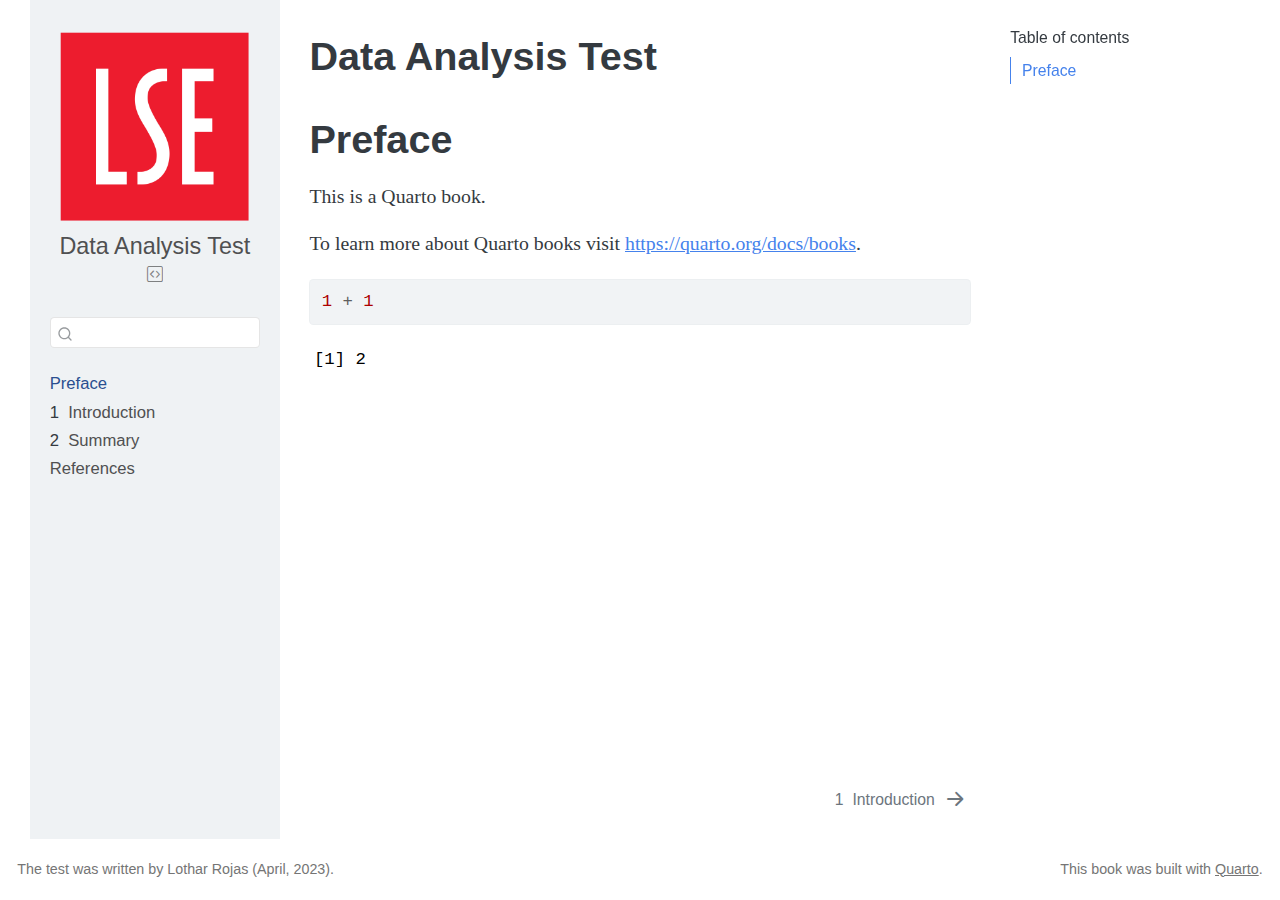
<file: _book/index.html>
<!DOCTYPE html>
<html xmlns="http://www.w3.org/1999/xhtml" lang="en" xml:lang="en"><head>

<meta charset="utf-8">
<meta name="generator" content="quarto-1.2.335">

<meta name="viewport" content="width=device-width, initial-scale=1.0, user-scalable=yes">


<title>Data Analysis Test</title>
<style>
code{white-space: pre-wrap;}
span.smallcaps{font-variant: small-caps;}
div.columns{display: flex; gap: min(4vw, 1.5em);}
div.column{flex: auto; overflow-x: auto;}
div.hanging-indent{margin-left: 1.5em; text-indent: -1.5em;}
ul.task-list{list-style: none;}
ul.task-list li input[type="checkbox"] {
  width: 0.8em;
  margin: 0 0.8em 0.2em -1.6em;
  vertical-align: middle;
}
pre > code.sourceCode { white-space: pre; position: relative; }
pre > code.sourceCode > span { display: inline-block; line-height: 1.25; }
pre > code.sourceCode > span:empty { height: 1.2em; }
.sourceCode { overflow: visible; }
code.sourceCode > span { color: inherit; text-decoration: inherit; }
div.sourceCode { margin: 1em 0; }
pre.sourceCode { margin: 0; }
@media screen {
div.sourceCode { overflow: auto; }
}
@media print {
pre > code.sourceCode { white-space: pre-wrap; }
pre > code.sourceCode > span { text-indent: -5em; padding-left: 5em; }
}
pre.numberSource code
  { counter-reset: source-line 0; }
pre.numberSource code > span
  { position: relative; left: -4em; counter-increment: source-line; }
pre.numberSource code > span > a:first-child::before
  { content: counter(source-line);
    position: relative; left: -1em; text-align: right; vertical-align: baseline;
    border: none; display: inline-block;
    -webkit-touch-callout: none; -webkit-user-select: none;
    -khtml-user-select: none; -moz-user-select: none;
    -ms-user-select: none; user-select: none;
    padding: 0 4px; width: 4em;
    color: #aaaaaa;
  }
pre.numberSource { margin-left: 3em; border-left: 1px solid #aaaaaa;  padding-left: 4px; }
div.sourceCode
  {   }
@media screen {
pre > code.sourceCode > span > a:first-child::before { text-decoration: underline; }
}
code span.al { color: #ff0000; font-weight: bold; } /* Alert */
code span.an { color: #60a0b0; font-weight: bold; font-style: italic; } /* Annotation */
code span.at { color: #7d9029; } /* Attribute */
code span.bn { color: #40a070; } /* BaseN */
code span.bu { color: #008000; } /* BuiltIn */
code span.cf { color: #007020; font-weight: bold; } /* ControlFlow */
code span.ch { color: #4070a0; } /* Char */
code span.cn { color: #880000; } /* Constant */
code span.co { color: #60a0b0; font-style: italic; } /* Comment */
code span.cv { color: #60a0b0; font-weight: bold; font-style: italic; } /* CommentVar */
code span.do { color: #ba2121; font-style: italic; } /* Documentation */
code span.dt { color: #902000; } /* DataType */
code span.dv { color: #40a070; } /* DecVal */
code span.er { color: #ff0000; font-weight: bold; } /* Error */
code span.ex { } /* Extension */
code span.fl { color: #40a070; } /* Float */
code span.fu { color: #06287e; } /* Function */
code span.im { color: #008000; font-weight: bold; } /* Import */
code span.in { color: #60a0b0; font-weight: bold; font-style: italic; } /* Information */
code span.kw { color: #007020; font-weight: bold; } /* Keyword */
code span.op { color: #666666; } /* Operator */
code span.ot { color: #007020; } /* Other */
code span.pp { color: #bc7a00; } /* Preprocessor */
code span.sc { color: #4070a0; } /* SpecialChar */
code span.ss { color: #bb6688; } /* SpecialString */
code span.st { color: #4070a0; } /* String */
code span.va { color: #19177c; } /* Variable */
code span.vs { color: #4070a0; } /* VerbatimString */
code span.wa { color: #60a0b0; font-weight: bold; font-style: italic; } /* Warning */
</style>


<script src="site_libs/quarto-nav/quarto-nav.js"></script>
<script src="site_libs/quarto-nav/headroom.min.js"></script>
<script src="site_libs/clipboard/clipboard.min.js"></script>
<script src="site_libs/quarto-search/autocomplete.umd.js"></script>
<script src="site_libs/quarto-search/fuse.min.js"></script>
<script src="site_libs/quarto-search/quarto-search.js"></script>
<meta name="quarto:offset" content="./">
<link href="./intro.html" rel="next">
<script src="site_libs/quarto-html/quarto.js"></script>
<script src="site_libs/quarto-html/popper.min.js"></script>
<script src="site_libs/quarto-html/tippy.umd.min.js"></script>
<script src="site_libs/quarto-html/anchor.min.js"></script>
<link href="site_libs/quarto-html/tippy.css" rel="stylesheet">
<link href="site_libs/quarto-html/quarto-syntax-highlighting.css" rel="stylesheet" id="quarto-text-highlighting-styles">
<script src="site_libs/bootstrap/bootstrap.min.js"></script>
<link href="site_libs/bootstrap/bootstrap-icons.css" rel="stylesheet">
<link href="site_libs/bootstrap/bootstrap.min.css" rel="stylesheet" id="quarto-bootstrap" data-mode="light">
<script id="quarto-search-options" type="application/json">{
  "location": "sidebar",
  "copy-button": false,
  "collapse-after": 3,
  "panel-placement": "start",
  "type": "textbox",
  "limit": 20,
  "language": {
    "search-no-results-text": "No results",
    "search-matching-documents-text": "matching documents",
    "search-copy-link-title": "Copy link to search",
    "search-hide-matches-text": "Hide additional matches",
    "search-more-match-text": "more match in this document",
    "search-more-matches-text": "more matches in this document",
    "search-clear-button-title": "Clear",
    "search-detached-cancel-button-title": "Cancel",
    "search-submit-button-title": "Submit"
  }
}</script>


</head>

<body class="nav-sidebar floating">

<div id="quarto-search-results"></div>
  <header id="quarto-header" class="headroom fixed-top">
  <nav class="quarto-secondary-nav" data-bs-toggle="collapse" data-bs-target="#quarto-sidebar" aria-controls="quarto-sidebar" aria-expanded="false" aria-label="Toggle sidebar navigation" onclick="if (window.quartoToggleHeadroom) { window.quartoToggleHeadroom(); }">
    <div class="container-fluid d-flex justify-content-between">
      <h1 class="quarto-secondary-nav-title">Data Analysis Test</h1>
      <button type="button" class="quarto-btn-toggle btn" aria-label="Show secondary navigation">
        <i class="bi bi-chevron-right"></i>
      </button>
    </div>
  </nav>
</header>
<!-- content -->
<div id="quarto-content" class="quarto-container page-columns page-rows-contents page-layout-article">
<!-- sidebar -->
  <nav id="quarto-sidebar" class="sidebar collapse sidebar-navigation floating overflow-auto">
    <div class="pt-lg-2 mt-2 text-center sidebar-header sidebar-header-stacked">
      <a href="./index.html" class="sidebar-logo-link">
      <img src="./images/logo.png" alt="" class="sidebar-logo py-0 d-lg-inline d-none">
      </a>
    <div class="sidebar-title mb-0 py-0">
      <a href="./">Data Analysis Test</a> 
        <div class="sidebar-tools-main">
    <a href="https://github.com/crispydoggo/LSE_RA_LRojas" title="Source Code" class="sidebar-tool px-1"><i class="bi bi-code-square"></i></a>
</div>
    </div>
      </div>
      <div class="mt-2 flex-shrink-0 align-items-center">
        <div class="sidebar-search">
        <div id="quarto-search" class="" title="Search"></div>
        </div>
      </div>
    <div class="sidebar-menu-container"> 
    <ul class="list-unstyled mt-1">
        <li class="sidebar-item">
  <div class="sidebar-item-container"> 
  <a href="./index.html" class="sidebar-item-text sidebar-link active">Preface</a>
  </div>
</li>
        <li class="sidebar-item">
  <div class="sidebar-item-container"> 
  <a href="./intro.html" class="sidebar-item-text sidebar-link"><span class="chapter-number">1</span>&nbsp; <span class="chapter-title">Introduction</span></a>
  </div>
</li>
        <li class="sidebar-item">
  <div class="sidebar-item-container"> 
  <a href="./summary.html" class="sidebar-item-text sidebar-link"><span class="chapter-number">2</span>&nbsp; <span class="chapter-title">Summary</span></a>
  </div>
</li>
        <li class="sidebar-item">
  <div class="sidebar-item-container"> 
  <a href="./references.html" class="sidebar-item-text sidebar-link">References</a>
  </div>
</li>
    </ul>
    </div>
</nav>
<!-- margin-sidebar -->
    <div id="quarto-margin-sidebar" class="sidebar margin-sidebar">
        <nav id="TOC" role="doc-toc" class="toc-active">
    <h2 id="toc-title">Table of contents</h2>
   
  <ul>
  <li><a href="#preface" id="toc-preface" class="nav-link active" data-scroll-target="#preface">Preface</a></li>
  </ul>
</nav>
    </div>
<!-- main -->
<main class="content" id="quarto-document-content">

<header id="title-block-header" class="quarto-title-block default">
<div class="quarto-title">
<h1 class="title d-none d-lg-block">Data Analysis Test</h1>
</div>



<div class="quarto-title-meta">

    
  
    
  </div>
  

</header>

<section id="preface" class="level1 unnumbered">
<h1 class="unnumbered">Preface</h1>
<p>This is a Quarto book.</p>
<p>To learn more about Quarto books visit <a href="https://quarto.org/docs/books" class="uri">https://quarto.org/docs/books</a>.</p>
<div class="cell">
<div class="sourceCode cell-code" id="cb1"><pre class="sourceCode r code-with-copy"><code class="sourceCode r"><span id="cb1-1"><a href="#cb1-1" aria-hidden="true" tabindex="-1"></a><span class="dv">1</span> <span class="sc">+</span> <span class="dv">1</span></span></code><button title="Copy to Clipboard" class="code-copy-button"><i class="bi"></i></button></pre></div>
<div class="cell-output cell-output-stdout">
<pre><code>[1] 2</code></pre>
</div>
</div>


</section>

</main> <!-- /main -->
<script id="quarto-html-after-body" type="application/javascript">
window.document.addEventListener("DOMContentLoaded", function (event) {
  const toggleBodyColorMode = (bsSheetEl) => {
    const mode = bsSheetEl.getAttribute("data-mode");
    const bodyEl = window.document.querySelector("body");
    if (mode === "dark") {
      bodyEl.classList.add("quarto-dark");
      bodyEl.classList.remove("quarto-light");
    } else {
      bodyEl.classList.add("quarto-light");
      bodyEl.classList.remove("quarto-dark");
    }
  }
  const toggleBodyColorPrimary = () => {
    const bsSheetEl = window.document.querySelector("link#quarto-bootstrap");
    if (bsSheetEl) {
      toggleBodyColorMode(bsSheetEl);
    }
  }
  toggleBodyColorPrimary();  
  const icon = "";
  const anchorJS = new window.AnchorJS();
  anchorJS.options = {
    placement: 'right',
    icon: icon
  };
  anchorJS.add('.anchored');
  const clipboard = new window.ClipboardJS('.code-copy-button', {
    target: function(trigger) {
      return trigger.previousElementSibling;
    }
  });
  clipboard.on('success', function(e) {
    // button target
    const button = e.trigger;
    // don't keep focus
    button.blur();
    // flash "checked"
    button.classList.add('code-copy-button-checked');
    var currentTitle = button.getAttribute("title");
    button.setAttribute("title", "Copied!");
    let tooltip;
    if (window.bootstrap) {
      button.setAttribute("data-bs-toggle", "tooltip");
      button.setAttribute("data-bs-placement", "left");
      button.setAttribute("data-bs-title", "Copied!");
      tooltip = new bootstrap.Tooltip(button, 
        { trigger: "manual", 
          customClass: "code-copy-button-tooltip",
          offset: [0, -8]});
      tooltip.show();    
    }
    setTimeout(function() {
      if (tooltip) {
        tooltip.hide();
        button.removeAttribute("data-bs-title");
        button.removeAttribute("data-bs-toggle");
        button.removeAttribute("data-bs-placement");
      }
      button.setAttribute("title", currentTitle);
      button.classList.remove('code-copy-button-checked');
    }, 1000);
    // clear code selection
    e.clearSelection();
  });
  function tippyHover(el, contentFn) {
    const config = {
      allowHTML: true,
      content: contentFn,
      maxWidth: 500,
      delay: 100,
      arrow: false,
      appendTo: function(el) {
          return el.parentElement;
      },
      interactive: true,
      interactiveBorder: 10,
      theme: 'quarto',
      placement: 'bottom-start'
    };
    window.tippy(el, config); 
  }
  const noterefs = window.document.querySelectorAll('a[role="doc-noteref"]');
  for (var i=0; i<noterefs.length; i++) {
    const ref = noterefs[i];
    tippyHover(ref, function() {
      // use id or data attribute instead here
      let href = ref.getAttribute('data-footnote-href') || ref.getAttribute('href');
      try { href = new URL(href).hash; } catch {}
      const id = href.replace(/^#\/?/, "");
      const note = window.document.getElementById(id);
      return note.innerHTML;
    });
  }
  const findCites = (el) => {
    const parentEl = el.parentElement;
    if (parentEl) {
      const cites = parentEl.dataset.cites;
      if (cites) {
        return {
          el,
          cites: cites.split(' ')
        };
      } else {
        return findCites(el.parentElement)
      }
    } else {
      return undefined;
    }
  };
  var bibliorefs = window.document.querySelectorAll('a[role="doc-biblioref"]');
  for (var i=0; i<bibliorefs.length; i++) {
    const ref = bibliorefs[i];
    const citeInfo = findCites(ref);
    if (citeInfo) {
      tippyHover(citeInfo.el, function() {
        var popup = window.document.createElement('div');
        citeInfo.cites.forEach(function(cite) {
          var citeDiv = window.document.createElement('div');
          citeDiv.classList.add('hanging-indent');
          citeDiv.classList.add('csl-entry');
          var biblioDiv = window.document.getElementById('ref-' + cite);
          if (biblioDiv) {
            citeDiv.innerHTML = biblioDiv.innerHTML;
          }
          popup.appendChild(citeDiv);
        });
        return popup.innerHTML;
      });
    }
  }
});
</script>
<nav class="page-navigation">
  <div class="nav-page nav-page-previous">
  </div>
  <div class="nav-page nav-page-next">
      <a href="./intro.html" class="pagination-link">
        <span class="nav-page-text"><span class="chapter-number">1</span>&nbsp; <span class="chapter-title">Introduction</span></span> <i class="bi bi-arrow-right-short"></i>
      </a>
  </div>
</nav>
</div> <!-- /content -->
<footer class="footer">
  <div class="nav-footer">
    <div class="nav-footer-left">The test was written by Lothar Rojas (April, 2023).</div>   
    <div class="nav-footer-right">This book was built with <a href="https://quarto.org/">Quarto</a>.</div>
  </div>
</footer>



</body></html>
</file>
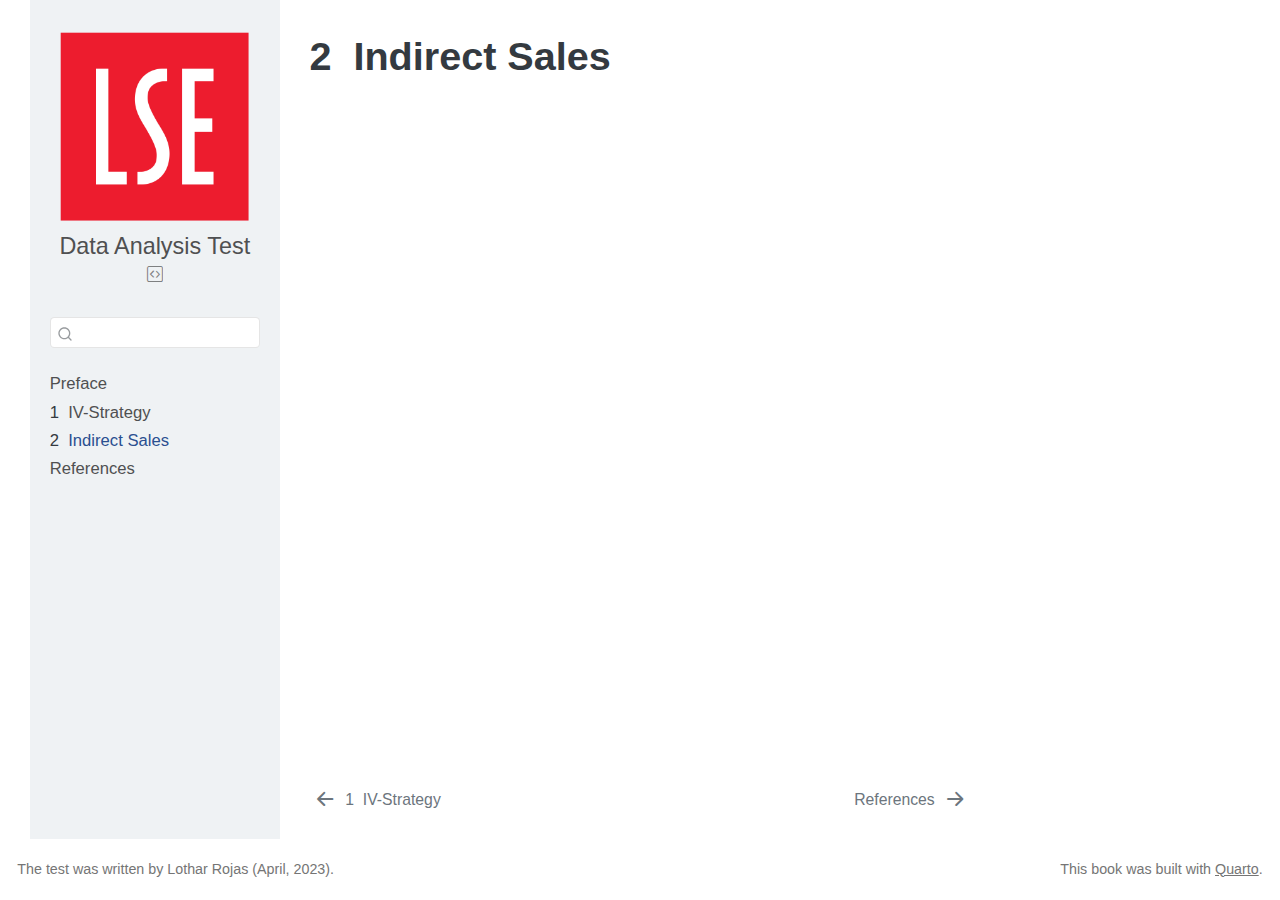
<file: _book/exercise_2.html>
<!DOCTYPE html>
<html xmlns="http://www.w3.org/1999/xhtml" lang="en" xml:lang="en"><head>

<meta charset="utf-8">
<meta name="generator" content="quarto-1.2.335">

<meta name="viewport" content="width=device-width, initial-scale=1.0, user-scalable=yes">


<title>Data Analysis Test - 2&nbsp; Indirect Sales</title>
<style>
code{white-space: pre-wrap;}
span.smallcaps{font-variant: small-caps;}
div.columns{display: flex; gap: min(4vw, 1.5em);}
div.column{flex: auto; overflow-x: auto;}
div.hanging-indent{margin-left: 1.5em; text-indent: -1.5em;}
ul.task-list{list-style: none;}
ul.task-list li input[type="checkbox"] {
  width: 0.8em;
  margin: 0 0.8em 0.2em -1.6em;
  vertical-align: middle;
}
</style>


<script src="site_libs/quarto-nav/quarto-nav.js"></script>
<script src="site_libs/quarto-nav/headroom.min.js"></script>
<script src="site_libs/clipboard/clipboard.min.js"></script>
<script src="site_libs/quarto-search/autocomplete.umd.js"></script>
<script src="site_libs/quarto-search/fuse.min.js"></script>
<script src="site_libs/quarto-search/quarto-search.js"></script>
<meta name="quarto:offset" content="./">
<link href="./references.html" rel="next">
<link href="./exercise_1.html" rel="prev">
<script src="site_libs/quarto-html/quarto.js"></script>
<script src="site_libs/quarto-html/popper.min.js"></script>
<script src="site_libs/quarto-html/tippy.umd.min.js"></script>
<script src="site_libs/quarto-html/anchor.min.js"></script>
<link href="site_libs/quarto-html/tippy.css" rel="stylesheet">
<link href="site_libs/quarto-html/quarto-syntax-highlighting.css" rel="stylesheet" id="quarto-text-highlighting-styles">
<script src="site_libs/bootstrap/bootstrap.min.js"></script>
<link href="site_libs/bootstrap/bootstrap-icons.css" rel="stylesheet">
<link href="site_libs/bootstrap/bootstrap.min.css" rel="stylesheet" id="quarto-bootstrap" data-mode="light">
<script id="quarto-search-options" type="application/json">{
  "location": "sidebar",
  "copy-button": false,
  "collapse-after": 3,
  "panel-placement": "start",
  "type": "textbox",
  "limit": 20,
  "language": {
    "search-no-results-text": "No results",
    "search-matching-documents-text": "matching documents",
    "search-copy-link-title": "Copy link to search",
    "search-hide-matches-text": "Hide additional matches",
    "search-more-match-text": "more match in this document",
    "search-more-matches-text": "more matches in this document",
    "search-clear-button-title": "Clear",
    "search-detached-cancel-button-title": "Cancel",
    "search-submit-button-title": "Submit"
  }
}</script>


</head>

<body class="nav-sidebar floating">

<div id="quarto-search-results"></div>
  <header id="quarto-header" class="headroom fixed-top">
  <nav class="quarto-secondary-nav" data-bs-toggle="collapse" data-bs-target="#quarto-sidebar" aria-controls="quarto-sidebar" aria-expanded="false" aria-label="Toggle sidebar navigation" onclick="if (window.quartoToggleHeadroom) { window.quartoToggleHeadroom(); }">
    <div class="container-fluid d-flex justify-content-between">
      <h1 class="quarto-secondary-nav-title"><span class="chapter-number">2</span>&nbsp; <span class="chapter-title">Indirect Sales</span></h1>
      <button type="button" class="quarto-btn-toggle btn" aria-label="Show secondary navigation">
        <i class="bi bi-chevron-right"></i>
      </button>
    </div>
  </nav>
</header>
<!-- content -->
<div id="quarto-content" class="quarto-container page-columns page-rows-contents page-layout-article">
<!-- sidebar -->
  <nav id="quarto-sidebar" class="sidebar collapse sidebar-navigation floating overflow-auto">
    <div class="pt-lg-2 mt-2 text-center sidebar-header sidebar-header-stacked">
      <a href="./index.html" class="sidebar-logo-link">
      <img src="./images/logo.png" alt="" class="sidebar-logo py-0 d-lg-inline d-none">
      </a>
    <div class="sidebar-title mb-0 py-0">
      <a href="./">Data Analysis Test</a> 
        <div class="sidebar-tools-main">
    <a href="https://github.com/crispydoggo/LSE_RA_LRojas" title="Source Code" class="sidebar-tool px-1"><i class="bi bi-code-square"></i></a>
</div>
    </div>
      </div>
      <div class="mt-2 flex-shrink-0 align-items-center">
        <div class="sidebar-search">
        <div id="quarto-search" class="" title="Search"></div>
        </div>
      </div>
    <div class="sidebar-menu-container"> 
    <ul class="list-unstyled mt-1">
        <li class="sidebar-item">
  <div class="sidebar-item-container"> 
  <a href="./index.html" class="sidebar-item-text sidebar-link">Preface</a>
  </div>
</li>
        <li class="sidebar-item">
  <div class="sidebar-item-container"> 
  <a href="./exercise_1.html" class="sidebar-item-text sidebar-link"><span class="chapter-number">1</span>&nbsp; <span class="chapter-title">IV-Strategy</span></a>
  </div>
</li>
        <li class="sidebar-item">
  <div class="sidebar-item-container"> 
  <a href="./exercise_2.html" class="sidebar-item-text sidebar-link active"><span class="chapter-number">2</span>&nbsp; <span class="chapter-title">Indirect Sales</span></a>
  </div>
</li>
        <li class="sidebar-item">
  <div class="sidebar-item-container"> 
  <a href="./references.html" class="sidebar-item-text sidebar-link">References</a>
  </div>
</li>
    </ul>
    </div>
</nav>
<!-- margin-sidebar -->
    <div id="quarto-margin-sidebar" class="sidebar margin-sidebar">
        
    </div>
<!-- main -->
<main class="content" id="quarto-document-content">

<header id="title-block-header" class="quarto-title-block default">
<div class="quarto-title">
<h1 class="title d-none d-lg-block"><span class="chapter-number">2</span>&nbsp; <span class="chapter-title">Indirect Sales</span></h1>
</div>



<div class="quarto-title-meta">

    
  
    
  </div>
  

</header>




</main> <!-- /main -->
<script id="quarto-html-after-body" type="application/javascript">
window.document.addEventListener("DOMContentLoaded", function (event) {
  const toggleBodyColorMode = (bsSheetEl) => {
    const mode = bsSheetEl.getAttribute("data-mode");
    const bodyEl = window.document.querySelector("body");
    if (mode === "dark") {
      bodyEl.classList.add("quarto-dark");
      bodyEl.classList.remove("quarto-light");
    } else {
      bodyEl.classList.add("quarto-light");
      bodyEl.classList.remove("quarto-dark");
    }
  }
  const toggleBodyColorPrimary = () => {
    const bsSheetEl = window.document.querySelector("link#quarto-bootstrap");
    if (bsSheetEl) {
      toggleBodyColorMode(bsSheetEl);
    }
  }
  toggleBodyColorPrimary();  
  const icon = "";
  const anchorJS = new window.AnchorJS();
  anchorJS.options = {
    placement: 'right',
    icon: icon
  };
  anchorJS.add('.anchored');
  const clipboard = new window.ClipboardJS('.code-copy-button', {
    target: function(trigger) {
      return trigger.previousElementSibling;
    }
  });
  clipboard.on('success', function(e) {
    // button target
    const button = e.trigger;
    // don't keep focus
    button.blur();
    // flash "checked"
    button.classList.add('code-copy-button-checked');
    var currentTitle = button.getAttribute("title");
    button.setAttribute("title", "Copied!");
    let tooltip;
    if (window.bootstrap) {
      button.setAttribute("data-bs-toggle", "tooltip");
      button.setAttribute("data-bs-placement", "left");
      button.setAttribute("data-bs-title", "Copied!");
      tooltip = new bootstrap.Tooltip(button, 
        { trigger: "manual", 
          customClass: "code-copy-button-tooltip",
          offset: [0, -8]});
      tooltip.show();    
    }
    setTimeout(function() {
      if (tooltip) {
        tooltip.hide();
        button.removeAttribute("data-bs-title");
        button.removeAttribute("data-bs-toggle");
        button.removeAttribute("data-bs-placement");
      }
      button.setAttribute("title", currentTitle);
      button.classList.remove('code-copy-button-checked');
    }, 1000);
    // clear code selection
    e.clearSelection();
  });
  function tippyHover(el, contentFn) {
    const config = {
      allowHTML: true,
      content: contentFn,
      maxWidth: 500,
      delay: 100,
      arrow: false,
      appendTo: function(el) {
          return el.parentElement;
      },
      interactive: true,
      interactiveBorder: 10,
      theme: 'quarto',
      placement: 'bottom-start'
    };
    window.tippy(el, config); 
  }
  const noterefs = window.document.querySelectorAll('a[role="doc-noteref"]');
  for (var i=0; i<noterefs.length; i++) {
    const ref = noterefs[i];
    tippyHover(ref, function() {
      // use id or data attribute instead here
      let href = ref.getAttribute('data-footnote-href') || ref.getAttribute('href');
      try { href = new URL(href).hash; } catch {}
      const id = href.replace(/^#\/?/, "");
      const note = window.document.getElementById(id);
      return note.innerHTML;
    });
  }
  const findCites = (el) => {
    const parentEl = el.parentElement;
    if (parentEl) {
      const cites = parentEl.dataset.cites;
      if (cites) {
        return {
          el,
          cites: cites.split(' ')
        };
      } else {
        return findCites(el.parentElement)
      }
    } else {
      return undefined;
    }
  };
  var bibliorefs = window.document.querySelectorAll('a[role="doc-biblioref"]');
  for (var i=0; i<bibliorefs.length; i++) {
    const ref = bibliorefs[i];
    const citeInfo = findCites(ref);
    if (citeInfo) {
      tippyHover(citeInfo.el, function() {
        var popup = window.document.createElement('div');
        citeInfo.cites.forEach(function(cite) {
          var citeDiv = window.document.createElement('div');
          citeDiv.classList.add('hanging-indent');
          citeDiv.classList.add('csl-entry');
          var biblioDiv = window.document.getElementById('ref-' + cite);
          if (biblioDiv) {
            citeDiv.innerHTML = biblioDiv.innerHTML;
          }
          popup.appendChild(citeDiv);
        });
        return popup.innerHTML;
      });
    }
  }
});
</script>
<nav class="page-navigation">
  <div class="nav-page nav-page-previous">
      <a href="./exercise_1.html" class="pagination-link">
        <i class="bi bi-arrow-left-short"></i> <span class="nav-page-text"><span class="chapter-number">1</span>&nbsp; <span class="chapter-title">IV-Strategy</span></span>
      </a>          
  </div>
  <div class="nav-page nav-page-next">
      <a href="./references.html" class="pagination-link">
        <span class="nav-page-text">References</span> <i class="bi bi-arrow-right-short"></i>
      </a>
  </div>
</nav>
</div> <!-- /content -->
<footer class="footer">
  <div class="nav-footer">
    <div class="nav-footer-left">The test was written by Lothar Rojas (April, 2023).</div>   
    <div class="nav-footer-right">This book was built with <a href="https://quarto.org/">Quarto</a>.</div>
  </div>
</footer>



</body></html>
</file>
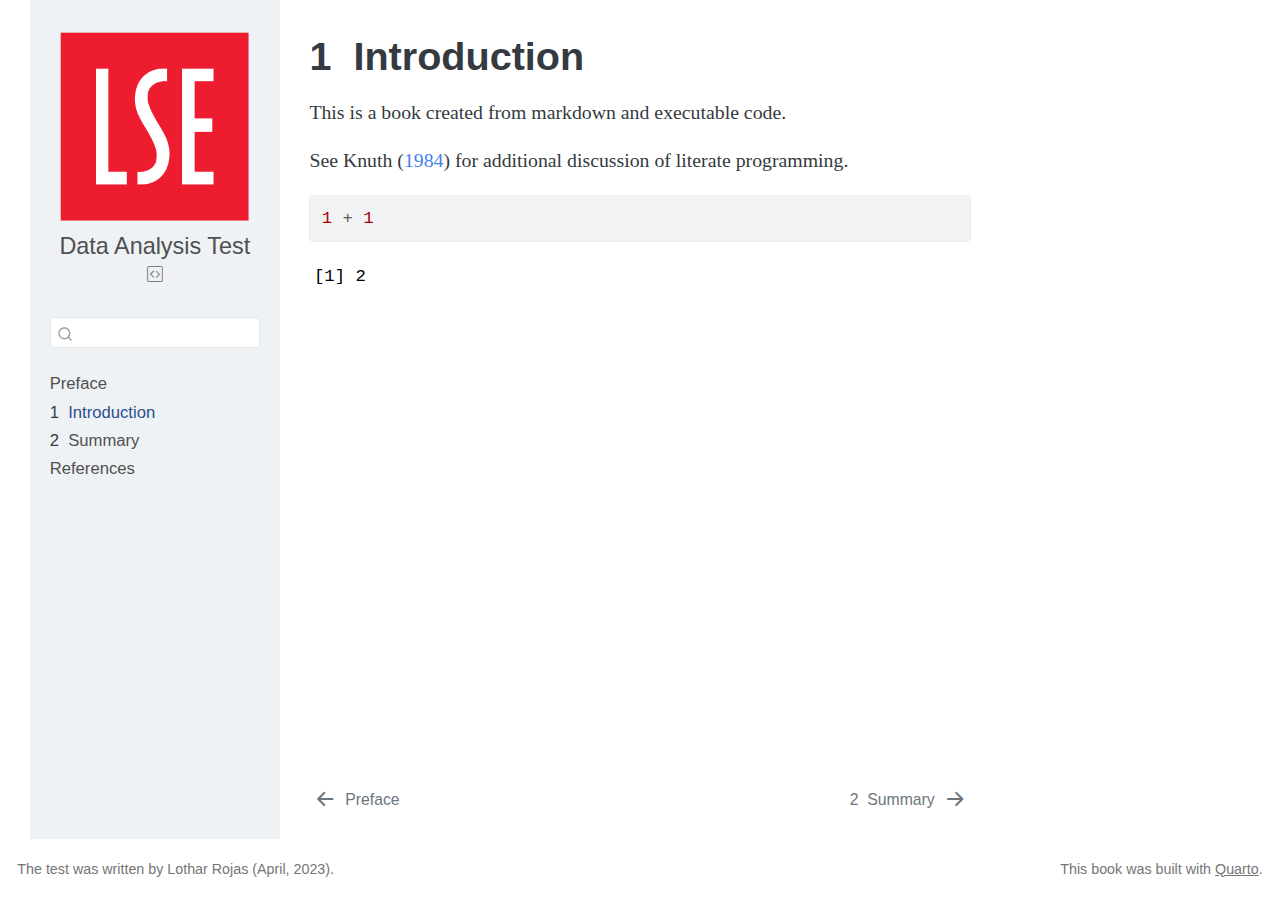
<file: _book/intro.html>
<!DOCTYPE html>
<html xmlns="http://www.w3.org/1999/xhtml" lang="en" xml:lang="en"><head>

<meta charset="utf-8">
<meta name="generator" content="quarto-1.2.335">

<meta name="viewport" content="width=device-width, initial-scale=1.0, user-scalable=yes">


<title>Data Analysis Test - 1&nbsp; Introduction</title>
<style>
code{white-space: pre-wrap;}
span.smallcaps{font-variant: small-caps;}
div.columns{display: flex; gap: min(4vw, 1.5em);}
div.column{flex: auto; overflow-x: auto;}
div.hanging-indent{margin-left: 1.5em; text-indent: -1.5em;}
ul.task-list{list-style: none;}
ul.task-list li input[type="checkbox"] {
  width: 0.8em;
  margin: 0 0.8em 0.2em -1.6em;
  vertical-align: middle;
}
pre > code.sourceCode { white-space: pre; position: relative; }
pre > code.sourceCode > span { display: inline-block; line-height: 1.25; }
pre > code.sourceCode > span:empty { height: 1.2em; }
.sourceCode { overflow: visible; }
code.sourceCode > span { color: inherit; text-decoration: inherit; }
div.sourceCode { margin: 1em 0; }
pre.sourceCode { margin: 0; }
@media screen {
div.sourceCode { overflow: auto; }
}
@media print {
pre > code.sourceCode { white-space: pre-wrap; }
pre > code.sourceCode > span { text-indent: -5em; padding-left: 5em; }
}
pre.numberSource code
  { counter-reset: source-line 0; }
pre.numberSource code > span
  { position: relative; left: -4em; counter-increment: source-line; }
pre.numberSource code > span > a:first-child::before
  { content: counter(source-line);
    position: relative; left: -1em; text-align: right; vertical-align: baseline;
    border: none; display: inline-block;
    -webkit-touch-callout: none; -webkit-user-select: none;
    -khtml-user-select: none; -moz-user-select: none;
    -ms-user-select: none; user-select: none;
    padding: 0 4px; width: 4em;
    color: #aaaaaa;
  }
pre.numberSource { margin-left: 3em; border-left: 1px solid #aaaaaa;  padding-left: 4px; }
div.sourceCode
  {   }
@media screen {
pre > code.sourceCode > span > a:first-child::before { text-decoration: underline; }
}
code span.al { color: #ff0000; font-weight: bold; } /* Alert */
code span.an { color: #60a0b0; font-weight: bold; font-style: italic; } /* Annotation */
code span.at { color: #7d9029; } /* Attribute */
code span.bn { color: #40a070; } /* BaseN */
code span.bu { color: #008000; } /* BuiltIn */
code span.cf { color: #007020; font-weight: bold; } /* ControlFlow */
code span.ch { color: #4070a0; } /* Char */
code span.cn { color: #880000; } /* Constant */
code span.co { color: #60a0b0; font-style: italic; } /* Comment */
code span.cv { color: #60a0b0; font-weight: bold; font-style: italic; } /* CommentVar */
code span.do { color: #ba2121; font-style: italic; } /* Documentation */
code span.dt { color: #902000; } /* DataType */
code span.dv { color: #40a070; } /* DecVal */
code span.er { color: #ff0000; font-weight: bold; } /* Error */
code span.ex { } /* Extension */
code span.fl { color: #40a070; } /* Float */
code span.fu { color: #06287e; } /* Function */
code span.im { color: #008000; font-weight: bold; } /* Import */
code span.in { color: #60a0b0; font-weight: bold; font-style: italic; } /* Information */
code span.kw { color: #007020; font-weight: bold; } /* Keyword */
code span.op { color: #666666; } /* Operator */
code span.ot { color: #007020; } /* Other */
code span.pp { color: #bc7a00; } /* Preprocessor */
code span.sc { color: #4070a0; } /* SpecialChar */
code span.ss { color: #bb6688; } /* SpecialString */
code span.st { color: #4070a0; } /* String */
code span.va { color: #19177c; } /* Variable */
code span.vs { color: #4070a0; } /* VerbatimString */
code span.wa { color: #60a0b0; font-weight: bold; font-style: italic; } /* Warning */
div.csl-bib-body { }
div.csl-entry {
  clear: both;
}
.hanging div.csl-entry {
  margin-left:2em;
  text-indent:-2em;
}
div.csl-left-margin {
  min-width:2em;
  float:left;
}
div.csl-right-inline {
  margin-left:2em;
  padding-left:1em;
}
div.csl-indent {
  margin-left: 2em;
}
</style>


<script src="site_libs/quarto-nav/quarto-nav.js"></script>
<script src="site_libs/quarto-nav/headroom.min.js"></script>
<script src="site_libs/clipboard/clipboard.min.js"></script>
<script src="site_libs/quarto-search/autocomplete.umd.js"></script>
<script src="site_libs/quarto-search/fuse.min.js"></script>
<script src="site_libs/quarto-search/quarto-search.js"></script>
<meta name="quarto:offset" content="./">
<link href="./summary.html" rel="next">
<link href="./index.html" rel="prev">
<script src="site_libs/quarto-html/quarto.js"></script>
<script src="site_libs/quarto-html/popper.min.js"></script>
<script src="site_libs/quarto-html/tippy.umd.min.js"></script>
<script src="site_libs/quarto-html/anchor.min.js"></script>
<link href="site_libs/quarto-html/tippy.css" rel="stylesheet">
<link href="site_libs/quarto-html/quarto-syntax-highlighting.css" rel="stylesheet" id="quarto-text-highlighting-styles">
<script src="site_libs/bootstrap/bootstrap.min.js"></script>
<link href="site_libs/bootstrap/bootstrap-icons.css" rel="stylesheet">
<link href="site_libs/bootstrap/bootstrap.min.css" rel="stylesheet" id="quarto-bootstrap" data-mode="light">
<script id="quarto-search-options" type="application/json">{
  "location": "sidebar",
  "copy-button": false,
  "collapse-after": 3,
  "panel-placement": "start",
  "type": "textbox",
  "limit": 20,
  "language": {
    "search-no-results-text": "No results",
    "search-matching-documents-text": "matching documents",
    "search-copy-link-title": "Copy link to search",
    "search-hide-matches-text": "Hide additional matches",
    "search-more-match-text": "more match in this document",
    "search-more-matches-text": "more matches in this document",
    "search-clear-button-title": "Clear",
    "search-detached-cancel-button-title": "Cancel",
    "search-submit-button-title": "Submit"
  }
}</script>


</head>

<body class="nav-sidebar floating">

<div id="quarto-search-results"></div>
  <header id="quarto-header" class="headroom fixed-top">
  <nav class="quarto-secondary-nav" data-bs-toggle="collapse" data-bs-target="#quarto-sidebar" aria-controls="quarto-sidebar" aria-expanded="false" aria-label="Toggle sidebar navigation" onclick="if (window.quartoToggleHeadroom) { window.quartoToggleHeadroom(); }">
    <div class="container-fluid d-flex justify-content-between">
      <h1 class="quarto-secondary-nav-title"><span class="chapter-number">1</span>&nbsp; <span class="chapter-title">Introduction</span></h1>
      <button type="button" class="quarto-btn-toggle btn" aria-label="Show secondary navigation">
        <i class="bi bi-chevron-right"></i>
      </button>
    </div>
  </nav>
</header>
<!-- content -->
<div id="quarto-content" class="quarto-container page-columns page-rows-contents page-layout-article">
<!-- sidebar -->
  <nav id="quarto-sidebar" class="sidebar collapse sidebar-navigation floating overflow-auto">
    <div class="pt-lg-2 mt-2 text-center sidebar-header sidebar-header-stacked">
      <a href="./index.html" class="sidebar-logo-link">
      <img src="./images/logo.png" alt="" class="sidebar-logo py-0 d-lg-inline d-none">
      </a>
    <div class="sidebar-title mb-0 py-0">
      <a href="./">Data Analysis Test</a> 
        <div class="sidebar-tools-main">
    <a href="https://github.com/crispydoggo/LSE_RA_LRojas" title="Source Code" class="sidebar-tool px-1"><i class="bi bi-code-square"></i></a>
</div>
    </div>
      </div>
      <div class="mt-2 flex-shrink-0 align-items-center">
        <div class="sidebar-search">
        <div id="quarto-search" class="" title="Search"></div>
        </div>
      </div>
    <div class="sidebar-menu-container"> 
    <ul class="list-unstyled mt-1">
        <li class="sidebar-item">
  <div class="sidebar-item-container"> 
  <a href="./index.html" class="sidebar-item-text sidebar-link">Preface</a>
  </div>
</li>
        <li class="sidebar-item">
  <div class="sidebar-item-container"> 
  <a href="./intro.html" class="sidebar-item-text sidebar-link active"><span class="chapter-number">1</span>&nbsp; <span class="chapter-title">Introduction</span></a>
  </div>
</li>
        <li class="sidebar-item">
  <div class="sidebar-item-container"> 
  <a href="./summary.html" class="sidebar-item-text sidebar-link"><span class="chapter-number">2</span>&nbsp; <span class="chapter-title">Summary</span></a>
  </div>
</li>
        <li class="sidebar-item">
  <div class="sidebar-item-container"> 
  <a href="./references.html" class="sidebar-item-text sidebar-link">References</a>
  </div>
</li>
    </ul>
    </div>
</nav>
<!-- margin-sidebar -->
    <div id="quarto-margin-sidebar" class="sidebar margin-sidebar">
        
    </div>
<!-- main -->
<main class="content" id="quarto-document-content">

<header id="title-block-header" class="quarto-title-block default">
<div class="quarto-title">
<h1 class="title d-none d-lg-block"><span class="chapter-number">1</span>&nbsp; <span class="chapter-title">Introduction</span></h1>
</div>



<div class="quarto-title-meta">

    
  
    
  </div>
  

</header>

<p>This is a book created from markdown and executable code.</p>
<p>See <span class="citation" data-cites="knuth84">Knuth (<a href="references.html#ref-knuth84" role="doc-biblioref">1984</a>)</span> for additional discussion of literate programming.</p>
<div class="cell">
<div class="sourceCode cell-code" id="cb1"><pre class="sourceCode r code-with-copy"><code class="sourceCode r"><span id="cb1-1"><a href="#cb1-1" aria-hidden="true" tabindex="-1"></a><span class="dv">1</span> <span class="sc">+</span> <span class="dv">1</span></span></code><button title="Copy to Clipboard" class="code-copy-button"><i class="bi"></i></button></pre></div>
<div class="cell-output cell-output-stdout">
<pre><code>[1] 2</code></pre>
</div>
</div>


<div id="refs" class="references csl-bib-body hanging-indent" role="doc-bibliography" style="display: none">
<div id="ref-knuth84" class="csl-entry" role="doc-biblioentry">
Knuth, Donald E. 1984. <span>“Literate Programming.”</span> <em>Comput. J.</em> 27 (2): 97–111. <a href="https://doi.org/10.1093/comjnl/27.2.97">https://doi.org/10.1093/comjnl/27.2.97</a>.
</div>
</div>

</main> <!-- /main -->
<script id="quarto-html-after-body" type="application/javascript">
window.document.addEventListener("DOMContentLoaded", function (event) {
  const toggleBodyColorMode = (bsSheetEl) => {
    const mode = bsSheetEl.getAttribute("data-mode");
    const bodyEl = window.document.querySelector("body");
    if (mode === "dark") {
      bodyEl.classList.add("quarto-dark");
      bodyEl.classList.remove("quarto-light");
    } else {
      bodyEl.classList.add("quarto-light");
      bodyEl.classList.remove("quarto-dark");
    }
  }
  const toggleBodyColorPrimary = () => {
    const bsSheetEl = window.document.querySelector("link#quarto-bootstrap");
    if (bsSheetEl) {
      toggleBodyColorMode(bsSheetEl);
    }
  }
  toggleBodyColorPrimary();  
  const icon = "";
  const anchorJS = new window.AnchorJS();
  anchorJS.options = {
    placement: 'right',
    icon: icon
  };
  anchorJS.add('.anchored');
  const clipboard = new window.ClipboardJS('.code-copy-button', {
    target: function(trigger) {
      return trigger.previousElementSibling;
    }
  });
  clipboard.on('success', function(e) {
    // button target
    const button = e.trigger;
    // don't keep focus
    button.blur();
    // flash "checked"
    button.classList.add('code-copy-button-checked');
    var currentTitle = button.getAttribute("title");
    button.setAttribute("title", "Copied!");
    let tooltip;
    if (window.bootstrap) {
      button.setAttribute("data-bs-toggle", "tooltip");
      button.setAttribute("data-bs-placement", "left");
      button.setAttribute("data-bs-title", "Copied!");
      tooltip = new bootstrap.Tooltip(button, 
        { trigger: "manual", 
          customClass: "code-copy-button-tooltip",
          offset: [0, -8]});
      tooltip.show();    
    }
    setTimeout(function() {
      if (tooltip) {
        tooltip.hide();
        button.removeAttribute("data-bs-title");
        button.removeAttribute("data-bs-toggle");
        button.removeAttribute("data-bs-placement");
      }
      button.setAttribute("title", currentTitle);
      button.classList.remove('code-copy-button-checked');
    }, 1000);
    // clear code selection
    e.clearSelection();
  });
  function tippyHover(el, contentFn) {
    const config = {
      allowHTML: true,
      content: contentFn,
      maxWidth: 500,
      delay: 100,
      arrow: false,
      appendTo: function(el) {
          return el.parentElement;
      },
      interactive: true,
      interactiveBorder: 10,
      theme: 'quarto',
      placement: 'bottom-start'
    };
    window.tippy(el, config); 
  }
  const noterefs = window.document.querySelectorAll('a[role="doc-noteref"]');
  for (var i=0; i<noterefs.length; i++) {
    const ref = noterefs[i];
    tippyHover(ref, function() {
      // use id or data attribute instead here
      let href = ref.getAttribute('data-footnote-href') || ref.getAttribute('href');
      try { href = new URL(href).hash; } catch {}
      const id = href.replace(/^#\/?/, "");
      const note = window.document.getElementById(id);
      return note.innerHTML;
    });
  }
  const findCites = (el) => {
    const parentEl = el.parentElement;
    if (parentEl) {
      const cites = parentEl.dataset.cites;
      if (cites) {
        return {
          el,
          cites: cites.split(' ')
        };
      } else {
        return findCites(el.parentElement)
      }
    } else {
      return undefined;
    }
  };
  var bibliorefs = window.document.querySelectorAll('a[role="doc-biblioref"]');
  for (var i=0; i<bibliorefs.length; i++) {
    const ref = bibliorefs[i];
    const citeInfo = findCites(ref);
    if (citeInfo) {
      tippyHover(citeInfo.el, function() {
        var popup = window.document.createElement('div');
        citeInfo.cites.forEach(function(cite) {
          var citeDiv = window.document.createElement('div');
          citeDiv.classList.add('hanging-indent');
          citeDiv.classList.add('csl-entry');
          var biblioDiv = window.document.getElementById('ref-' + cite);
          if (biblioDiv) {
            citeDiv.innerHTML = biblioDiv.innerHTML;
          }
          popup.appendChild(citeDiv);
        });
        return popup.innerHTML;
      });
    }
  }
});
</script>
<nav class="page-navigation">
  <div class="nav-page nav-page-previous">
      <a href="./index.html" class="pagination-link">
        <i class="bi bi-arrow-left-short"></i> <span class="nav-page-text">Preface</span>
      </a>          
  </div>
  <div class="nav-page nav-page-next">
      <a href="./summary.html" class="pagination-link">
        <span class="nav-page-text"><span class="chapter-number">2</span>&nbsp; <span class="chapter-title">Summary</span></span> <i class="bi bi-arrow-right-short"></i>
      </a>
  </div>
</nav>
</div> <!-- /content -->
<footer class="footer">
  <div class="nav-footer">
    <div class="nav-footer-left">The test was written by Lothar Rojas (April, 2023).</div>   
    <div class="nav-footer-right">This book was built with <a href="https://quarto.org/">Quarto</a>.</div>
  </div>
</footer>



</body></html>
</file>
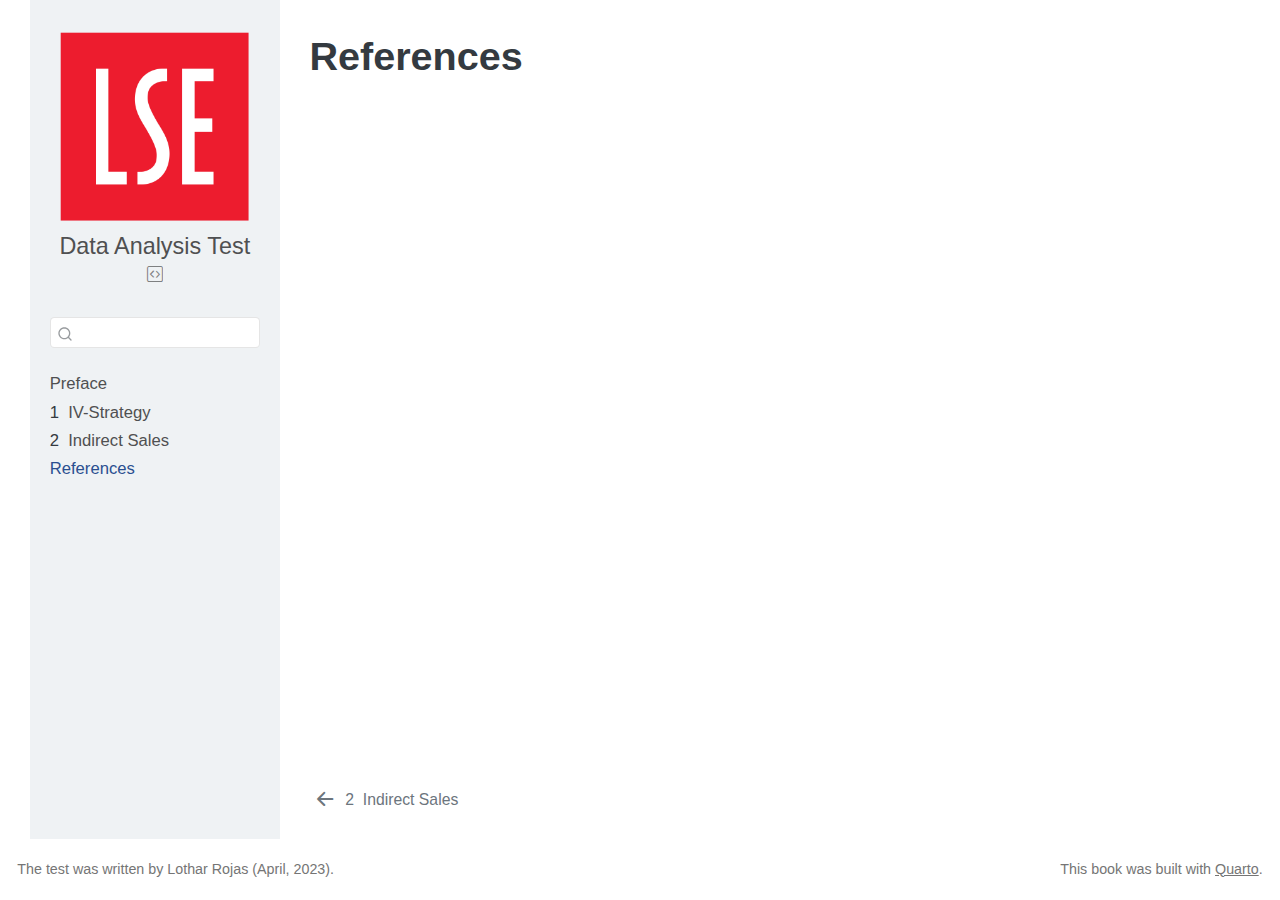
<file: _book/references.html>
<!DOCTYPE html>
<html xmlns="http://www.w3.org/1999/xhtml" lang="en" xml:lang="en"><head>

<meta charset="utf-8">
<meta name="generator" content="quarto-1.2.335">

<meta name="viewport" content="width=device-width, initial-scale=1.0, user-scalable=yes">


<title>Data Analysis Test - References</title>
<style>
code{white-space: pre-wrap;}
span.smallcaps{font-variant: small-caps;}
div.columns{display: flex; gap: min(4vw, 1.5em);}
div.column{flex: auto; overflow-x: auto;}
div.hanging-indent{margin-left: 1.5em; text-indent: -1.5em;}
ul.task-list{list-style: none;}
ul.task-list li input[type="checkbox"] {
  width: 0.8em;
  margin: 0 0.8em 0.2em -1.6em;
  vertical-align: middle;
}
div.csl-bib-body { }
div.csl-entry {
  clear: both;
}
.hanging div.csl-entry {
  margin-left:2em;
  text-indent:-2em;
}
div.csl-left-margin {
  min-width:2em;
  float:left;
}
div.csl-right-inline {
  margin-left:2em;
  padding-left:1em;
}
div.csl-indent {
  margin-left: 2em;
}
</style>


<script src="site_libs/quarto-nav/quarto-nav.js"></script>
<script src="site_libs/quarto-nav/headroom.min.js"></script>
<script src="site_libs/clipboard/clipboard.min.js"></script>
<script src="site_libs/quarto-search/autocomplete.umd.js"></script>
<script src="site_libs/quarto-search/fuse.min.js"></script>
<script src="site_libs/quarto-search/quarto-search.js"></script>
<meta name="quarto:offset" content="./">
<link href="./exercise_2.html" rel="prev">
<script src="site_libs/quarto-html/quarto.js"></script>
<script src="site_libs/quarto-html/popper.min.js"></script>
<script src="site_libs/quarto-html/tippy.umd.min.js"></script>
<script src="site_libs/quarto-html/anchor.min.js"></script>
<link href="site_libs/quarto-html/tippy.css" rel="stylesheet">
<link href="site_libs/quarto-html/quarto-syntax-highlighting.css" rel="stylesheet" id="quarto-text-highlighting-styles">
<script src="site_libs/bootstrap/bootstrap.min.js"></script>
<link href="site_libs/bootstrap/bootstrap-icons.css" rel="stylesheet">
<link href="site_libs/bootstrap/bootstrap.min.css" rel="stylesheet" id="quarto-bootstrap" data-mode="light">
<script id="quarto-search-options" type="application/json">{
  "location": "sidebar",
  "copy-button": false,
  "collapse-after": 3,
  "panel-placement": "start",
  "type": "textbox",
  "limit": 20,
  "language": {
    "search-no-results-text": "No results",
    "search-matching-documents-text": "matching documents",
    "search-copy-link-title": "Copy link to search",
    "search-hide-matches-text": "Hide additional matches",
    "search-more-match-text": "more match in this document",
    "search-more-matches-text": "more matches in this document",
    "search-clear-button-title": "Clear",
    "search-detached-cancel-button-title": "Cancel",
    "search-submit-button-title": "Submit"
  }
}</script>


</head>

<body class="nav-sidebar floating">

<div id="quarto-search-results"></div>
  <header id="quarto-header" class="headroom fixed-top">
  <nav class="quarto-secondary-nav" data-bs-toggle="collapse" data-bs-target="#quarto-sidebar" aria-controls="quarto-sidebar" aria-expanded="false" aria-label="Toggle sidebar navigation" onclick="if (window.quartoToggleHeadroom) { window.quartoToggleHeadroom(); }">
    <div class="container-fluid d-flex justify-content-between">
      <h1 class="quarto-secondary-nav-title">References</h1>
      <button type="button" class="quarto-btn-toggle btn" aria-label="Show secondary navigation">
        <i class="bi bi-chevron-right"></i>
      </button>
    </div>
  </nav>
</header>
<!-- content -->
<div id="quarto-content" class="quarto-container page-columns page-rows-contents page-layout-article">
<!-- sidebar -->
  <nav id="quarto-sidebar" class="sidebar collapse sidebar-navigation floating overflow-auto">
    <div class="pt-lg-2 mt-2 text-center sidebar-header sidebar-header-stacked">
      <a href="./index.html" class="sidebar-logo-link">
      <img src="./images/logo.png" alt="" class="sidebar-logo py-0 d-lg-inline d-none">
      </a>
    <div class="sidebar-title mb-0 py-0">
      <a href="./">Data Analysis Test</a> 
        <div class="sidebar-tools-main">
    <a href="https://github.com/crispydoggo/LSE_RA_LRojas" title="Source Code" class="sidebar-tool px-1"><i class="bi bi-code-square"></i></a>
</div>
    </div>
      </div>
      <div class="mt-2 flex-shrink-0 align-items-center">
        <div class="sidebar-search">
        <div id="quarto-search" class="" title="Search"></div>
        </div>
      </div>
    <div class="sidebar-menu-container"> 
    <ul class="list-unstyled mt-1">
        <li class="sidebar-item">
  <div class="sidebar-item-container"> 
  <a href="./index.html" class="sidebar-item-text sidebar-link">Preface</a>
  </div>
</li>
        <li class="sidebar-item">
  <div class="sidebar-item-container"> 
  <a href="./exercise_1.html" class="sidebar-item-text sidebar-link"><span class="chapter-number">1</span>&nbsp; <span class="chapter-title">IV-Strategy</span></a>
  </div>
</li>
        <li class="sidebar-item">
  <div class="sidebar-item-container"> 
  <a href="./exercise_2.html" class="sidebar-item-text sidebar-link"><span class="chapter-number">2</span>&nbsp; <span class="chapter-title">Indirect Sales</span></a>
  </div>
</li>
        <li class="sidebar-item">
  <div class="sidebar-item-container"> 
  <a href="./references.html" class="sidebar-item-text sidebar-link active">References</a>
  </div>
</li>
    </ul>
    </div>
</nav>
<!-- margin-sidebar -->
    <div id="quarto-margin-sidebar" class="sidebar margin-sidebar">
        
    </div>
<!-- main -->
<main class="content" id="quarto-document-content">

<header id="title-block-header" class="quarto-title-block default">
<div class="quarto-title">
<h1 class="title d-none d-lg-block">References</h1>
</div>



<div class="quarto-title-meta">

    
  
    
  </div>
  

</header>

<div id="refs" role="doc-bibliography" style="display: none">

</div>



</main> <!-- /main -->
<script id="quarto-html-after-body" type="application/javascript">
window.document.addEventListener("DOMContentLoaded", function (event) {
  const toggleBodyColorMode = (bsSheetEl) => {
    const mode = bsSheetEl.getAttribute("data-mode");
    const bodyEl = window.document.querySelector("body");
    if (mode === "dark") {
      bodyEl.classList.add("quarto-dark");
      bodyEl.classList.remove("quarto-light");
    } else {
      bodyEl.classList.add("quarto-light");
      bodyEl.classList.remove("quarto-dark");
    }
  }
  const toggleBodyColorPrimary = () => {
    const bsSheetEl = window.document.querySelector("link#quarto-bootstrap");
    if (bsSheetEl) {
      toggleBodyColorMode(bsSheetEl);
    }
  }
  toggleBodyColorPrimary();  
  const icon = "";
  const anchorJS = new window.AnchorJS();
  anchorJS.options = {
    placement: 'right',
    icon: icon
  };
  anchorJS.add('.anchored');
  const clipboard = new window.ClipboardJS('.code-copy-button', {
    target: function(trigger) {
      return trigger.previousElementSibling;
    }
  });
  clipboard.on('success', function(e) {
    // button target
    const button = e.trigger;
    // don't keep focus
    button.blur();
    // flash "checked"
    button.classList.add('code-copy-button-checked');
    var currentTitle = button.getAttribute("title");
    button.setAttribute("title", "Copied!");
    let tooltip;
    if (window.bootstrap) {
      button.setAttribute("data-bs-toggle", "tooltip");
      button.setAttribute("data-bs-placement", "left");
      button.setAttribute("data-bs-title", "Copied!");
      tooltip = new bootstrap.Tooltip(button, 
        { trigger: "manual", 
          customClass: "code-copy-button-tooltip",
          offset: [0, -8]});
      tooltip.show();    
    }
    setTimeout(function() {
      if (tooltip) {
        tooltip.hide();
        button.removeAttribute("data-bs-title");
        button.removeAttribute("data-bs-toggle");
        button.removeAttribute("data-bs-placement");
      }
      button.setAttribute("title", currentTitle);
      button.classList.remove('code-copy-button-checked');
    }, 1000);
    // clear code selection
    e.clearSelection();
  });
  function tippyHover(el, contentFn) {
    const config = {
      allowHTML: true,
      content: contentFn,
      maxWidth: 500,
      delay: 100,
      arrow: false,
      appendTo: function(el) {
          return el.parentElement;
      },
      interactive: true,
      interactiveBorder: 10,
      theme: 'quarto',
      placement: 'bottom-start'
    };
    window.tippy(el, config); 
  }
  const noterefs = window.document.querySelectorAll('a[role="doc-noteref"]');
  for (var i=0; i<noterefs.length; i++) {
    const ref = noterefs[i];
    tippyHover(ref, function() {
      // use id or data attribute instead here
      let href = ref.getAttribute('data-footnote-href') || ref.getAttribute('href');
      try { href = new URL(href).hash; } catch {}
      const id = href.replace(/^#\/?/, "");
      const note = window.document.getElementById(id);
      return note.innerHTML;
    });
  }
  const findCites = (el) => {
    const parentEl = el.parentElement;
    if (parentEl) {
      const cites = parentEl.dataset.cites;
      if (cites) {
        return {
          el,
          cites: cites.split(' ')
        };
      } else {
        return findCites(el.parentElement)
      }
    } else {
      return undefined;
    }
  };
  var bibliorefs = window.document.querySelectorAll('a[role="doc-biblioref"]');
  for (var i=0; i<bibliorefs.length; i++) {
    const ref = bibliorefs[i];
    const citeInfo = findCites(ref);
    if (citeInfo) {
      tippyHover(citeInfo.el, function() {
        var popup = window.document.createElement('div');
        citeInfo.cites.forEach(function(cite) {
          var citeDiv = window.document.createElement('div');
          citeDiv.classList.add('hanging-indent');
          citeDiv.classList.add('csl-entry');
          var biblioDiv = window.document.getElementById('ref-' + cite);
          if (biblioDiv) {
            citeDiv.innerHTML = biblioDiv.innerHTML;
          }
          popup.appendChild(citeDiv);
        });
        return popup.innerHTML;
      });
    }
  }
});
</script>
<nav class="page-navigation">
  <div class="nav-page nav-page-previous">
      <a href="./exercise_2.html" class="pagination-link">
        <i class="bi bi-arrow-left-short"></i> <span class="nav-page-text"><span class="chapter-number">2</span>&nbsp; <span class="chapter-title">Indirect Sales</span></span>
      </a>          
  </div>
  <div class="nav-page nav-page-next">
  </div>
</nav>
</div> <!-- /content -->
<footer class="footer">
  <div class="nav-footer">
    <div class="nav-footer-left">The test was written by Lothar Rojas (April, 2023).</div>   
    <div class="nav-footer-right">This book was built with <a href="https://quarto.org/">Quarto</a>.</div>
  </div>
</footer>



</body></html>
</file>
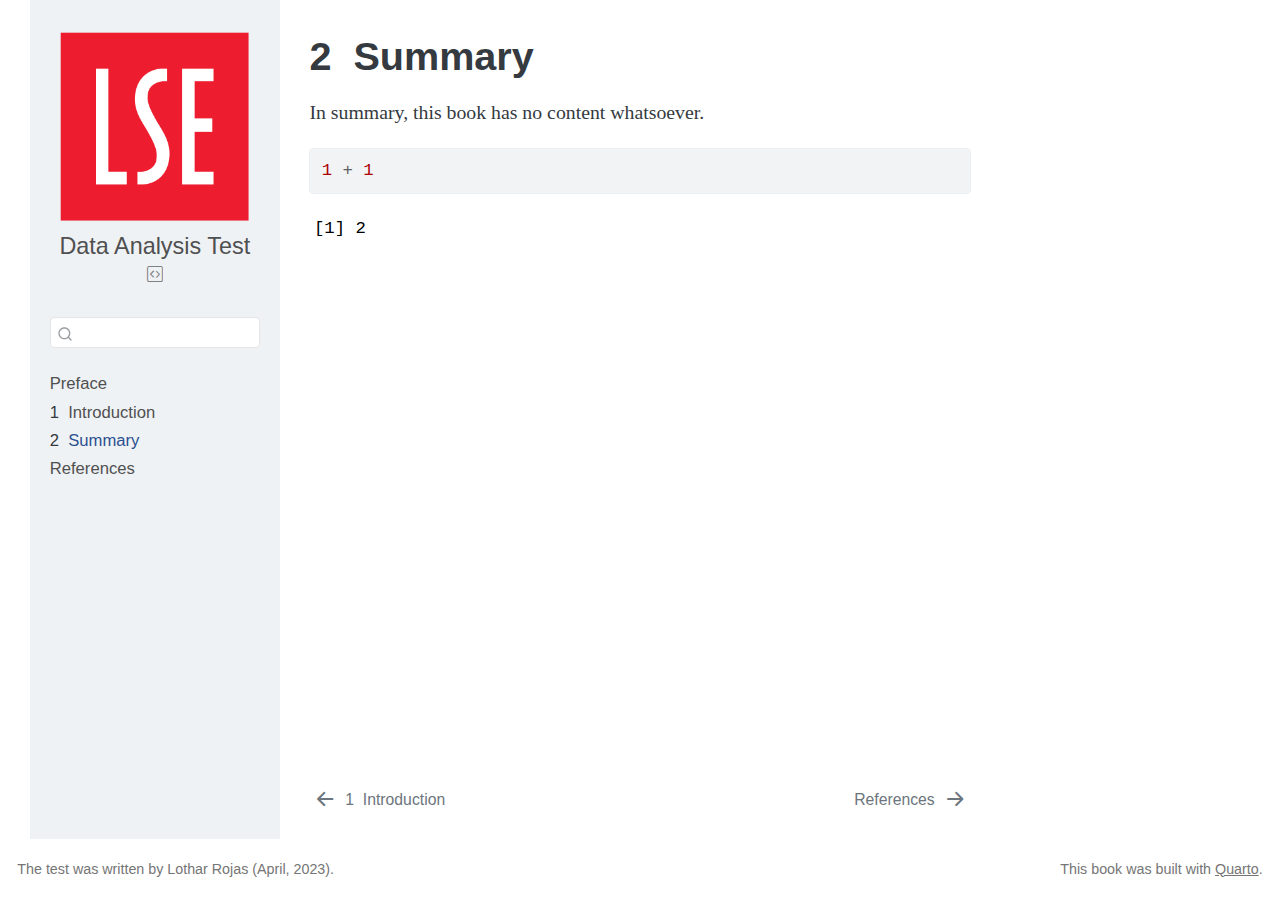
<file: _book/summary.html>
<!DOCTYPE html>
<html xmlns="http://www.w3.org/1999/xhtml" lang="en" xml:lang="en"><head>

<meta charset="utf-8">
<meta name="generator" content="quarto-1.2.335">

<meta name="viewport" content="width=device-width, initial-scale=1.0, user-scalable=yes">


<title>Data Analysis Test - 2&nbsp; Summary</title>
<style>
code{white-space: pre-wrap;}
span.smallcaps{font-variant: small-caps;}
div.columns{display: flex; gap: min(4vw, 1.5em);}
div.column{flex: auto; overflow-x: auto;}
div.hanging-indent{margin-left: 1.5em; text-indent: -1.5em;}
ul.task-list{list-style: none;}
ul.task-list li input[type="checkbox"] {
  width: 0.8em;
  margin: 0 0.8em 0.2em -1.6em;
  vertical-align: middle;
}
pre > code.sourceCode { white-space: pre; position: relative; }
pre > code.sourceCode > span { display: inline-block; line-height: 1.25; }
pre > code.sourceCode > span:empty { height: 1.2em; }
.sourceCode { overflow: visible; }
code.sourceCode > span { color: inherit; text-decoration: inherit; }
div.sourceCode { margin: 1em 0; }
pre.sourceCode { margin: 0; }
@media screen {
div.sourceCode { overflow: auto; }
}
@media print {
pre > code.sourceCode { white-space: pre-wrap; }
pre > code.sourceCode > span { text-indent: -5em; padding-left: 5em; }
}
pre.numberSource code
  { counter-reset: source-line 0; }
pre.numberSource code > span
  { position: relative; left: -4em; counter-increment: source-line; }
pre.numberSource code > span > a:first-child::before
  { content: counter(source-line);
    position: relative; left: -1em; text-align: right; vertical-align: baseline;
    border: none; display: inline-block;
    -webkit-touch-callout: none; -webkit-user-select: none;
    -khtml-user-select: none; -moz-user-select: none;
    -ms-user-select: none; user-select: none;
    padding: 0 4px; width: 4em;
    color: #aaaaaa;
  }
pre.numberSource { margin-left: 3em; border-left: 1px solid #aaaaaa;  padding-left: 4px; }
div.sourceCode
  {   }
@media screen {
pre > code.sourceCode > span > a:first-child::before { text-decoration: underline; }
}
code span.al { color: #ff0000; font-weight: bold; } /* Alert */
code span.an { color: #60a0b0; font-weight: bold; font-style: italic; } /* Annotation */
code span.at { color: #7d9029; } /* Attribute */
code span.bn { color: #40a070; } /* BaseN */
code span.bu { color: #008000; } /* BuiltIn */
code span.cf { color: #007020; font-weight: bold; } /* ControlFlow */
code span.ch { color: #4070a0; } /* Char */
code span.cn { color: #880000; } /* Constant */
code span.co { color: #60a0b0; font-style: italic; } /* Comment */
code span.cv { color: #60a0b0; font-weight: bold; font-style: italic; } /* CommentVar */
code span.do { color: #ba2121; font-style: italic; } /* Documentation */
code span.dt { color: #902000; } /* DataType */
code span.dv { color: #40a070; } /* DecVal */
code span.er { color: #ff0000; font-weight: bold; } /* Error */
code span.ex { } /* Extension */
code span.fl { color: #40a070; } /* Float */
code span.fu { color: #06287e; } /* Function */
code span.im { color: #008000; font-weight: bold; } /* Import */
code span.in { color: #60a0b0; font-weight: bold; font-style: italic; } /* Information */
code span.kw { color: #007020; font-weight: bold; } /* Keyword */
code span.op { color: #666666; } /* Operator */
code span.ot { color: #007020; } /* Other */
code span.pp { color: #bc7a00; } /* Preprocessor */
code span.sc { color: #4070a0; } /* SpecialChar */
code span.ss { color: #bb6688; } /* SpecialString */
code span.st { color: #4070a0; } /* String */
code span.va { color: #19177c; } /* Variable */
code span.vs { color: #4070a0; } /* VerbatimString */
code span.wa { color: #60a0b0; font-weight: bold; font-style: italic; } /* Warning */
</style>


<script src="site_libs/quarto-nav/quarto-nav.js"></script>
<script src="site_libs/quarto-nav/headroom.min.js"></script>
<script src="site_libs/clipboard/clipboard.min.js"></script>
<script src="site_libs/quarto-search/autocomplete.umd.js"></script>
<script src="site_libs/quarto-search/fuse.min.js"></script>
<script src="site_libs/quarto-search/quarto-search.js"></script>
<meta name="quarto:offset" content="./">
<link href="./references.html" rel="next">
<link href="./intro.html" rel="prev">
<script src="site_libs/quarto-html/quarto.js"></script>
<script src="site_libs/quarto-html/popper.min.js"></script>
<script src="site_libs/quarto-html/tippy.umd.min.js"></script>
<script src="site_libs/quarto-html/anchor.min.js"></script>
<link href="site_libs/quarto-html/tippy.css" rel="stylesheet">
<link href="site_libs/quarto-html/quarto-syntax-highlighting.css" rel="stylesheet" id="quarto-text-highlighting-styles">
<script src="site_libs/bootstrap/bootstrap.min.js"></script>
<link href="site_libs/bootstrap/bootstrap-icons.css" rel="stylesheet">
<link href="site_libs/bootstrap/bootstrap.min.css" rel="stylesheet" id="quarto-bootstrap" data-mode="light">
<script id="quarto-search-options" type="application/json">{
  "location": "sidebar",
  "copy-button": false,
  "collapse-after": 3,
  "panel-placement": "start",
  "type": "textbox",
  "limit": 20,
  "language": {
    "search-no-results-text": "No results",
    "search-matching-documents-text": "matching documents",
    "search-copy-link-title": "Copy link to search",
    "search-hide-matches-text": "Hide additional matches",
    "search-more-match-text": "more match in this document",
    "search-more-matches-text": "more matches in this document",
    "search-clear-button-title": "Clear",
    "search-detached-cancel-button-title": "Cancel",
    "search-submit-button-title": "Submit"
  }
}</script>


</head>

<body class="nav-sidebar floating">

<div id="quarto-search-results"></div>
  <header id="quarto-header" class="headroom fixed-top">
  <nav class="quarto-secondary-nav" data-bs-toggle="collapse" data-bs-target="#quarto-sidebar" aria-controls="quarto-sidebar" aria-expanded="false" aria-label="Toggle sidebar navigation" onclick="if (window.quartoToggleHeadroom) { window.quartoToggleHeadroom(); }">
    <div class="container-fluid d-flex justify-content-between">
      <h1 class="quarto-secondary-nav-title"><span class="chapter-number">2</span>&nbsp; <span class="chapter-title">Summary</span></h1>
      <button type="button" class="quarto-btn-toggle btn" aria-label="Show secondary navigation">
        <i class="bi bi-chevron-right"></i>
      </button>
    </div>
  </nav>
</header>
<!-- content -->
<div id="quarto-content" class="quarto-container page-columns page-rows-contents page-layout-article">
<!-- sidebar -->
  <nav id="quarto-sidebar" class="sidebar collapse sidebar-navigation floating overflow-auto">
    <div class="pt-lg-2 mt-2 text-center sidebar-header sidebar-header-stacked">
      <a href="./index.html" class="sidebar-logo-link">
      <img src="./images/logo.png" alt="" class="sidebar-logo py-0 d-lg-inline d-none">
      </a>
    <div class="sidebar-title mb-0 py-0">
      <a href="./">Data Analysis Test</a> 
        <div class="sidebar-tools-main">
    <a href="https://github.com/crispydoggo/LSE_RA_LRojas" title="Source Code" class="sidebar-tool px-1"><i class="bi bi-code-square"></i></a>
</div>
    </div>
      </div>
      <div class="mt-2 flex-shrink-0 align-items-center">
        <div class="sidebar-search">
        <div id="quarto-search" class="" title="Search"></div>
        </div>
      </div>
    <div class="sidebar-menu-container"> 
    <ul class="list-unstyled mt-1">
        <li class="sidebar-item">
  <div class="sidebar-item-container"> 
  <a href="./index.html" class="sidebar-item-text sidebar-link">Preface</a>
  </div>
</li>
        <li class="sidebar-item">
  <div class="sidebar-item-container"> 
  <a href="./intro.html" class="sidebar-item-text sidebar-link"><span class="chapter-number">1</span>&nbsp; <span class="chapter-title">Introduction</span></a>
  </div>
</li>
        <li class="sidebar-item">
  <div class="sidebar-item-container"> 
  <a href="./summary.html" class="sidebar-item-text sidebar-link active"><span class="chapter-number">2</span>&nbsp; <span class="chapter-title">Summary</span></a>
  </div>
</li>
        <li class="sidebar-item">
  <div class="sidebar-item-container"> 
  <a href="./references.html" class="sidebar-item-text sidebar-link">References</a>
  </div>
</li>
    </ul>
    </div>
</nav>
<!-- margin-sidebar -->
    <div id="quarto-margin-sidebar" class="sidebar margin-sidebar">
        
    </div>
<!-- main -->
<main class="content" id="quarto-document-content">

<header id="title-block-header" class="quarto-title-block default">
<div class="quarto-title">
<h1 class="title d-none d-lg-block"><span class="chapter-number">2</span>&nbsp; <span class="chapter-title">Summary</span></h1>
</div>



<div class="quarto-title-meta">

    
  
    
  </div>
  

</header>

<p>In summary, this book has no content whatsoever.</p>
<div class="cell">
<div class="sourceCode cell-code" id="cb1"><pre class="sourceCode r code-with-copy"><code class="sourceCode r"><span id="cb1-1"><a href="#cb1-1" aria-hidden="true" tabindex="-1"></a><span class="dv">1</span> <span class="sc">+</span> <span class="dv">1</span></span></code><button title="Copy to Clipboard" class="code-copy-button"><i class="bi"></i></button></pre></div>
<div class="cell-output cell-output-stdout">
<pre><code>[1] 2</code></pre>
</div>
</div>



</main> <!-- /main -->
<script id="quarto-html-after-body" type="application/javascript">
window.document.addEventListener("DOMContentLoaded", function (event) {
  const toggleBodyColorMode = (bsSheetEl) => {
    const mode = bsSheetEl.getAttribute("data-mode");
    const bodyEl = window.document.querySelector("body");
    if (mode === "dark") {
      bodyEl.classList.add("quarto-dark");
      bodyEl.classList.remove("quarto-light");
    } else {
      bodyEl.classList.add("quarto-light");
      bodyEl.classList.remove("quarto-dark");
    }
  }
  const toggleBodyColorPrimary = () => {
    const bsSheetEl = window.document.querySelector("link#quarto-bootstrap");
    if (bsSheetEl) {
      toggleBodyColorMode(bsSheetEl);
    }
  }
  toggleBodyColorPrimary();  
  const icon = "";
  const anchorJS = new window.AnchorJS();
  anchorJS.options = {
    placement: 'right',
    icon: icon
  };
  anchorJS.add('.anchored');
  const clipboard = new window.ClipboardJS('.code-copy-button', {
    target: function(trigger) {
      return trigger.previousElementSibling;
    }
  });
  clipboard.on('success', function(e) {
    // button target
    const button = e.trigger;
    // don't keep focus
    button.blur();
    // flash "checked"
    button.classList.add('code-copy-button-checked');
    var currentTitle = button.getAttribute("title");
    button.setAttribute("title", "Copied!");
    let tooltip;
    if (window.bootstrap) {
      button.setAttribute("data-bs-toggle", "tooltip");
      button.setAttribute("data-bs-placement", "left");
      button.setAttribute("data-bs-title", "Copied!");
      tooltip = new bootstrap.Tooltip(button, 
        { trigger: "manual", 
          customClass: "code-copy-button-tooltip",
          offset: [0, -8]});
      tooltip.show();    
    }
    setTimeout(function() {
      if (tooltip) {
        tooltip.hide();
        button.removeAttribute("data-bs-title");
        button.removeAttribute("data-bs-toggle");
        button.removeAttribute("data-bs-placement");
      }
      button.setAttribute("title", currentTitle);
      button.classList.remove('code-copy-button-checked');
    }, 1000);
    // clear code selection
    e.clearSelection();
  });
  function tippyHover(el, contentFn) {
    const config = {
      allowHTML: true,
      content: contentFn,
      maxWidth: 500,
      delay: 100,
      arrow: false,
      appendTo: function(el) {
          return el.parentElement;
      },
      interactive: true,
      interactiveBorder: 10,
      theme: 'quarto',
      placement: 'bottom-start'
    };
    window.tippy(el, config); 
  }
  const noterefs = window.document.querySelectorAll('a[role="doc-noteref"]');
  for (var i=0; i<noterefs.length; i++) {
    const ref = noterefs[i];
    tippyHover(ref, function() {
      // use id or data attribute instead here
      let href = ref.getAttribute('data-footnote-href') || ref.getAttribute('href');
      try { href = new URL(href).hash; } catch {}
      const id = href.replace(/^#\/?/, "");
      const note = window.document.getElementById(id);
      return note.innerHTML;
    });
  }
  const findCites = (el) => {
    const parentEl = el.parentElement;
    if (parentEl) {
      const cites = parentEl.dataset.cites;
      if (cites) {
        return {
          el,
          cites: cites.split(' ')
        };
      } else {
        return findCites(el.parentElement)
      }
    } else {
      return undefined;
    }
  };
  var bibliorefs = window.document.querySelectorAll('a[role="doc-biblioref"]');
  for (var i=0; i<bibliorefs.length; i++) {
    const ref = bibliorefs[i];
    const citeInfo = findCites(ref);
    if (citeInfo) {
      tippyHover(citeInfo.el, function() {
        var popup = window.document.createElement('div');
        citeInfo.cites.forEach(function(cite) {
          var citeDiv = window.document.createElement('div');
          citeDiv.classList.add('hanging-indent');
          citeDiv.classList.add('csl-entry');
          var biblioDiv = window.document.getElementById('ref-' + cite);
          if (biblioDiv) {
            citeDiv.innerHTML = biblioDiv.innerHTML;
          }
          popup.appendChild(citeDiv);
        });
        return popup.innerHTML;
      });
    }
  }
});
</script>
<nav class="page-navigation">
  <div class="nav-page nav-page-previous">
      <a href="./intro.html" class="pagination-link">
        <i class="bi bi-arrow-left-short"></i> <span class="nav-page-text"><span class="chapter-number">1</span>&nbsp; <span class="chapter-title">Introduction</span></span>
      </a>          
  </div>
  <div class="nav-page nav-page-next">
      <a href="./references.html" class="pagination-link">
        <span class="nav-page-text">References</span> <i class="bi bi-arrow-right-short"></i>
      </a>
  </div>
</nav>
</div> <!-- /content -->
<footer class="footer">
  <div class="nav-footer">
    <div class="nav-footer-left">The test was written by Lothar Rojas (April, 2023).</div>   
    <div class="nav-footer-right">This book was built with <a href="https://quarto.org/">Quarto</a>.</div>
  </div>
</footer>



</body></html>
</file>
<file: _book/site_libs/quarto-html/tippy.css>
.tippy-box[data-animation=fade][data-state=hidden]{opacity:0}[data-tippy-root]{max-width:calc(100vw - 10px)}.tippy-box{position:relative;background-color:#333;color:#fff;border-radius:4px;font-size:14px;line-height:1.4;white-space:normal;outline:0;transition-property:transform,visibility,opacity}.tippy-box[data-placement^=top]>.tippy-arrow{bottom:0}.tippy-box[data-placement^=top]>.tippy-arrow:before{bottom:-7px;left:0;border-width:8px 8px 0;border-top-color:initial;transform-origin:center top}.tippy-box[data-placement^=bottom]>.tippy-arrow{top:0}.tippy-box[data-placement^=bottom]>.tippy-arrow:before{top:-7px;left:0;border-width:0 8px 8px;border-bottom-color:initial;transform-origin:center bottom}.tippy-box[data-placement^=left]>.tippy-arrow{right:0}.tippy-box[data-placement^=left]>.tippy-arrow:before{border-width:8px 0 8px 8px;border-left-color:initial;right:-7px;transform-origin:center left}.tippy-box[data-placement^=right]>.tippy-arrow{left:0}.tippy-box[data-placement^=right]>.tippy-arrow:before{left:-7px;border-width:8px 8px 8px 0;border-right-color:initial;transform-origin:center right}.tippy-box[data-inertia][data-state=visible]{transition-timing-function:cubic-bezier(.54,1.5,.38,1.11)}.tippy-arrow{width:16px;height:16px;color:#333}.tippy-arrow:before{content:"";position:absolute;border-color:transparent;border-style:solid}.tippy-content{position:relative;padding:5px 9px;z-index:1}
</file>
<file: _book/site_libs/quarto-html/quarto-syntax-highlighting.css>
/* quarto syntax highlight colors */
:root {
  --quarto-hl-ot-color: #003B4F;
  --quarto-hl-at-color: #657422;
  --quarto-hl-ss-color: #20794D;
  --quarto-hl-an-color: #5E5E5E;
  --quarto-hl-fu-color: #4758AB;
  --quarto-hl-st-color: #20794D;
  --quarto-hl-cf-color: #003B4F;
  --quarto-hl-op-color: #5E5E5E;
  --quarto-hl-er-color: #AD0000;
  --quarto-hl-bn-color: #AD0000;
  --quarto-hl-al-color: #AD0000;
  --quarto-hl-va-color: #111111;
  --quarto-hl-bu-color: inherit;
  --quarto-hl-ex-color: inherit;
  --quarto-hl-pp-color: #AD0000;
  --quarto-hl-in-color: #5E5E5E;
  --quarto-hl-vs-color: #20794D;
  --quarto-hl-wa-color: #5E5E5E;
  --quarto-hl-do-color: #5E5E5E;
  --quarto-hl-im-color: #00769E;
  --quarto-hl-ch-color: #20794D;
  --quarto-hl-dt-color: #AD0000;
  --quarto-hl-fl-color: #AD0000;
  --quarto-hl-co-color: #5E5E5E;
  --quarto-hl-cv-color: #5E5E5E;
  --quarto-hl-cn-color: #8f5902;
  --quarto-hl-sc-color: #5E5E5E;
  --quarto-hl-dv-color: #AD0000;
  --quarto-hl-kw-color: #003B4F;
}

/* other quarto variables */
:root {
  --quarto-font-monospace: SFMono-Regular, Menlo, Monaco, Consolas, "Liberation Mono", "Courier New", monospace;
}

pre > code.sourceCode > span {
  color: #003B4F;
}

code span {
  color: #003B4F;
}

code.sourceCode > span {
  color: #003B4F;
}

div.sourceCode,
div.sourceCode pre.sourceCode {
  color: #003B4F;
}

code span.ot {
  color: #003B4F;
}

code span.at {
  color: #657422;
}

code span.ss {
  color: #20794D;
}

code span.an {
  color: #5E5E5E;
}

code span.fu {
  color: #4758AB;
}

code span.st {
  color: #20794D;
}

code span.cf {
  color: #003B4F;
}

code span.op {
  color: #5E5E5E;
}

code span.er {
  color: #AD0000;
}

code span.bn {
  color: #AD0000;
}

code span.al {
  color: #AD0000;
}

code span.va {
  color: #111111;
}

code span.pp {
  color: #AD0000;
}

code span.in {
  color: #5E5E5E;
}

code span.vs {
  color: #20794D;
}

code span.wa {
  color: #5E5E5E;
  font-style: italic;
}

code span.do {
  color: #5E5E5E;
  font-style: italic;
}

code span.im {
  color: #00769E;
}

code span.ch {
  color: #20794D;
}

code span.dt {
  color: #AD0000;
}

code span.fl {
  color: #AD0000;
}

code span.co {
  color: #5E5E5E;
}

code span.cv {
  color: #5E5E5E;
  font-style: italic;
}

code span.cn {
  color: #8f5902;
}

code span.sc {
  color: #5E5E5E;
}

code span.dv {
  color: #AD0000;
}

code span.kw {
  color: #003B4F;
}

.prevent-inlining {
  content: "</";
}

/*# sourceMappingURL=debc5d5d77c3f9108843748ff7464032.css.map */
</file>
